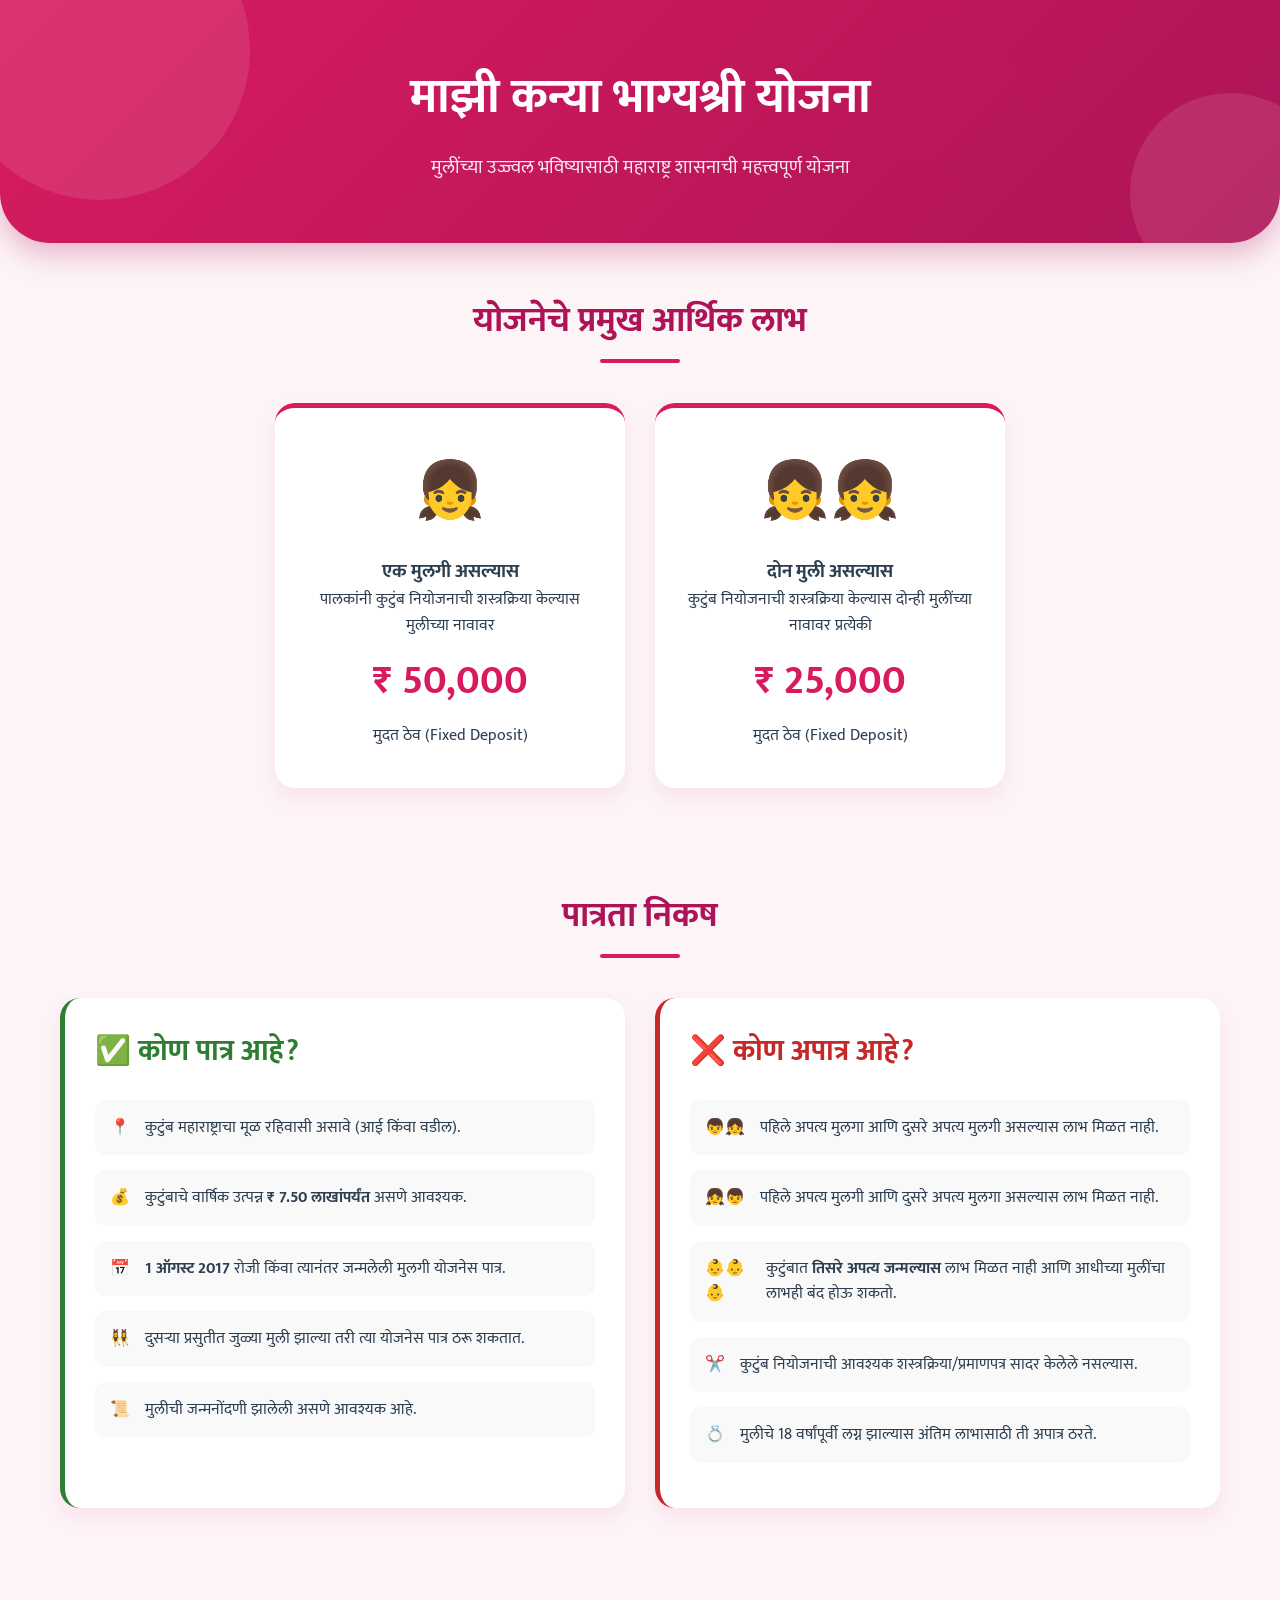
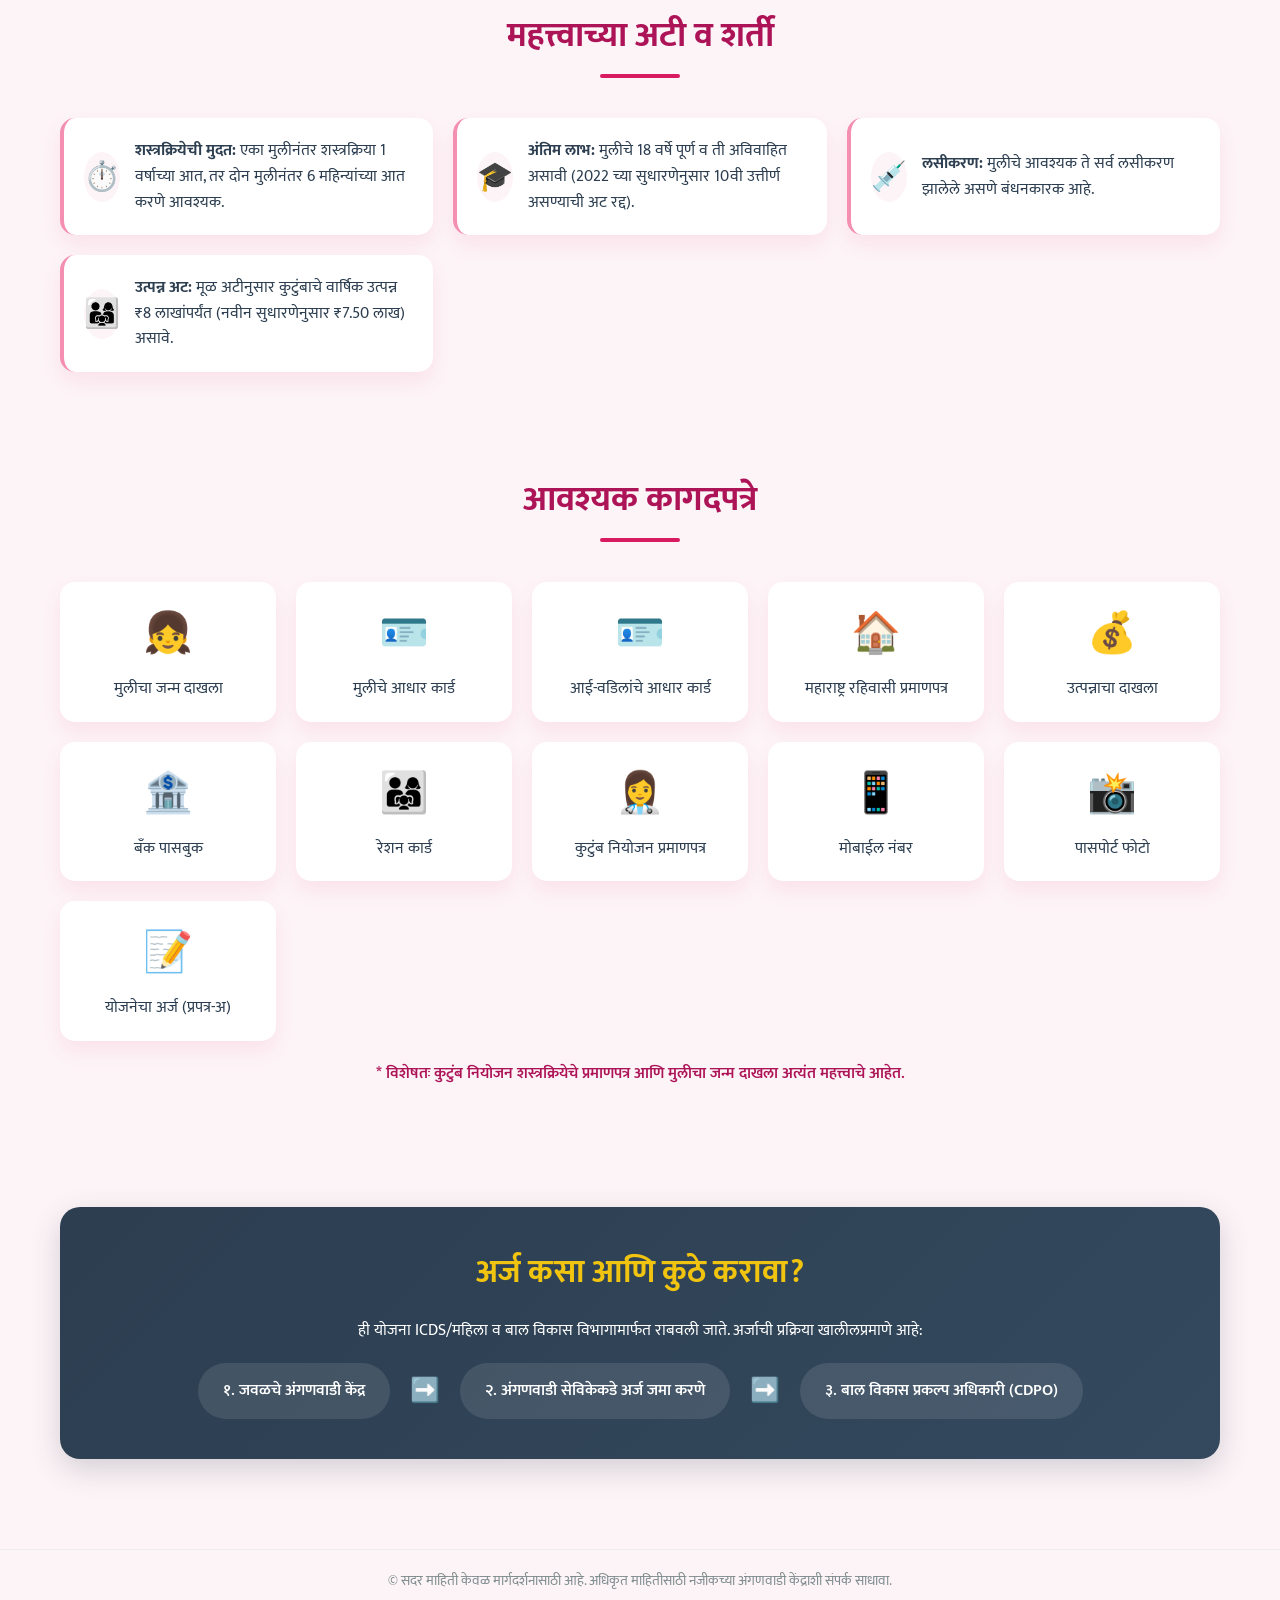
<file: majhi_kanya_bhagyashree.html>
<!DOCTYPE html>
<html lang="mr">
<head>
    <meta charset="UTF-8">
    <meta name="viewport" content="width=device-width, initial-scale=1.0">
    <title>माझी कन्या भाग्यश्री योजना - Infographic</title>
    <style>
        @import url('https://fonts.googleapis.com/css2?family=Mukta:wght@300;400;600;700&display=swap');

        :root {
            --primary: #d81b60;
            --primary-light: #f48fb1;
            --primary-dark: #ad1457;
            --bg-color: #fdf4f7;
            --text-color: #2c3e50;
            --white: #ffffff;
            --success: #2e7d32;
            --success-light: #e8f5e9;
            --danger: #c62828;
            --danger-light: #ffebee;
            --card-shadow: 0 10px 20px rgba(216, 27, 96, 0.08);
            --transition: all 0.3s ease;
        }

        * {
            margin: 0;
            padding: 0;
            box-sizing: border-box;
            font-family: 'Mukta', sans-serif;
        }

        body {
            background-color: var(--bg-color);
            color: var(--text-color);
            line-height: 1.6;
        }

        .container {
            max-width: 1200px;
            margin: 0 auto;
            padding: 0 20px;
        }

        /* Hero Section */
        header {
            background: linear-gradient(135deg, var(--primary), var(--primary-dark));
            color: var(--white);
            padding: 60px 0;
            text-align: center;
            border-bottom-left-radius: 50px;
            border-bottom-right-radius: 50px;
            position: relative;
            overflow: hidden;
            box-shadow: 0 10px 30px rgba(173, 20, 87, 0.3);
        }

        header h1 {
            font-size: 3rem;
            margin-bottom: 15px;
            position: relative;
            z-index: 2;
        }

        header p {
            font-size: 1.2rem;
            opacity: 0.9;
            position: relative;
            z-index: 2;
        }

        /* Abstract Vector Background Shapes */
        .shape {
            position: absolute;
            background: rgba(255, 255, 255, 0.1);
            border-radius: 50%;
        }
        .shape-1 { width: 300px; height: 300px; top: -100px; left: -50px; }
        .shape-2 { width: 200px; height: 200px; bottom: -50px; right: -50px; }
        .shape-3 { width: 150px; height: 150px; top: 20px; right: 20%; opacity: 0.05; }

        section {
            padding: 50px 0;
        }

        .section-title {
            text-align: center;
            font-size: 2.2rem;
            color: var(--primary-dark);
            margin-bottom: 40px;
            position: relative;
        }

        .section-title::after {
            content: '';
            display: block;
            width: 80px;
            height: 4px;
            background: var(--primary);
            margin: 10px auto 0;
            border-radius: 2px;
        }

        /* Benefits Cards */
        .benefits-grid {
            display: flex;
            gap: 30px;
            justify-content: center;
            flex-wrap: wrap;
        }

        .benefit-card {
            background: var(--white);
            border-radius: 20px;
            padding: 40px 30px;
            text-align: center;
            width: 350px;
            box-shadow: var(--card-shadow);
            transition: var(--transition);
            border-top: 5px solid var(--primary);
            position: relative;
            overflow: hidden;
        }

        .benefit-card:hover {
            transform: translateY(-10px);
            box-shadow: 0 15px 30px rgba(216, 27, 96, 0.15);
        }

        .benefit-icon {
            font-size: 3.5rem;
            margin-bottom: 20px;
        }

        .benefit-amount {
            font-size: 2.5rem;
            font-weight: 700;
            color: var(--primary);
            margin: 10px 0;
        }

        /* Eligibility Comparison */
        .eligibility-container {
            display: grid;
            grid-template-columns: 1fr 1fr;
            gap: 30px;
        }

        .eligibility-box {
            background: var(--white);
            border-radius: 20px;
            padding: 30px;
            box-shadow: var(--card-shadow);
        }

        .eligibility-box h3 {
            font-size: 1.8rem;
            margin-bottom: 25px;
            display: flex;
            align-items: center;
            gap: 10px;
        }

        .box-green { border-left: 5px solid var(--success); }
        .box-red { border-left: 5px solid var(--danger); }

        .box-green h3 { color: var(--success); }
        .box-red h3 { color: var(--danger); }

        .list-item {
            display: flex;
            align-items: flex-start;
            gap: 15px;
            margin-bottom: 15px;
            background: #f9f9f9;
            padding: 15px;
            border-radius: 10px;
            transition: var(--transition);
        }

        .box-green .list-item:hover { background: var(--success-light); }
        .box-red .list-item:hover { background: var(--danger-light); }

        /* Conditions Grid */
        .conditions-grid {
            display: grid;
            grid-template-columns: repeat(auto-fit, minmax(300px, 1fr));
            gap: 20px;
        }

        .condition-card {
            background: var(--white);
            padding: 20px;
            border-radius: 15px;
            box-shadow: var(--card-shadow);
            display: flex;
            align-items: center;
            gap: 15px;
            border-left: 4px solid var(--primary-light);
        }

        .condition-icon {
            font-size: 1.8rem;
            background: var(--bg-color);
            width: 50px;
            height: 50px;
            display: flex;
            align-items: center;
            justify-content: center;
            border-radius: 50%;
        }

        /* Documents Section */
        .docs-grid {
            display: grid;
            grid-template-columns: repeat(auto-fit, minmax(200px, 1fr));
            gap: 20px;
        }

        .doc-item {
            background: var(--white);
            padding: 20px;
            border-radius: 15px;
            text-align: center;
            box-shadow: var(--card-shadow);
            transition: var(--transition);
            cursor: pointer;
        }

        .doc-item:hover {
            background: var(--primary);
            color: var(--white);
            transform: scale(1.05);
        }

        .doc-icon {
            font-size: 2.5rem;
            margin-bottom: 10px;
        }

        /* Process Section */
        .process-box {
            background: linear-gradient(135deg, #2c3e50, #34495e);
            color: var(--white);
            padding: 40px;
            border-radius: 20px;
            text-align: center;
            box-shadow: 0 10px 30px rgba(44, 62, 80, 0.2);
            margin-top: 20px;
        }

        .process-box h3 {
            font-size: 2rem;
            margin-bottom: 20px;
            color: #f1c40f;
        }

        .process-steps {
            display: flex;
            justify-content: center;
            align-items: center;
            gap: 20px;
            flex-wrap: wrap;
            margin-top: 20px;
        }

        .step {
            background: rgba(255, 255, 255, 0.1);
            padding: 15px 25px;
            border-radius: 50px;
            font-weight: 600;
        }

        .arrow {
            font-size: 1.5rem;
            color: #f1c40f;
        }

        /* Footer */
        footer {
            text-align: center;
            padding: 20px;
            color: #7f8c8d;
            font-size: 0.9rem;
            border-top: 1px solid #eee;
            margin-top: 40px;
        }

        /* Responsive */
        @media (max-width: 768px) {
            .eligibility-container {
                grid-template-columns: 1fr;
            }
            header h1 { font-size: 2.2rem; }
            .section-title { font-size: 1.8rem; }
            .benefit-card { width: 100%; }
        }

        /* Floating Animation */
        @keyframes float {
            0% { transform: translateY(0px); }
            50% { transform: translateY(-10px); }
            100% { transform: translateY(0px); }
        }
        .benefit-icon { animation: float 3s ease-in-out infinite; }
        
        /* Fade In Animation classes for JS */
        .fade-in {
            opacity: 0;
            transform: translateY(30px);
            transition: opacity 0.6s ease-out, transform 0.6s ease-out;
        }
        .fade-in.visible {
            opacity: 1;
            transform: translateY(0);
        }
    </style>
</head>
<body>

    <!-- Header Section -->
    <header>
        <div class="shape shape-1"></div>
        <div class="shape shape-2"></div>
        <div class="shape shape-3"></div>
        <div class="container">
            <h1>माझी कन्या भाग्यश्री योजना</h1>
            <p>मुलींच्या उज्ज्वल भविष्यासाठी महाराष्ट्र शासनाची महत्त्वपूर्ण योजना</p>
        </div>
    </header>

    <div class="container">
        
        <!-- Benefits Section -->
        <section class="fade-in">
            <h2 class="section-title">योजनेचे प्रमुख आर्थिक लाभ</h2>
            <div class="benefits-grid">
                <div class="benefit-card">
                    <div class="benefit-icon">👧</div>
                    <h3>एक मुलगी असल्यास</h3>
                    <p>पालकांनी कुटुंब नियोजनाची शस्त्रक्रिया केल्यास मुलीच्या नावावर</p>
                    <div class="benefit-amount">₹ 50,000</div>
                    <p>मुदत ठेव (Fixed Deposit)</p>
                </div>
                <div class="benefit-card">
                    <div class="benefit-icon">👧👧</div>
                    <h3>दोन मुली असल्यास</h3>
                    <p>कुटुंब नियोजनाची शस्त्रक्रिया केल्यास दोन्ही मुलींच्या नावावर प्रत्येकी</p>
                    <div class="benefit-amount">₹ 25,000</div>
                    <p>मुदत ठेव (Fixed Deposit)</p>
                </div>
            </div>
        </section>

        <!-- Eligibility Section -->
        <section class="fade-in">
            <h2 class="section-title">पात्रता निकष</h2>
            <div class="eligibility-container">
                <!-- Who is eligible -->
                <div class="eligibility-box box-green">
                    <h3>✅ कोण पात्र आहे?</h3>
                    <div class="list-item">
                        <span>📍</span>
                        <p>कुटुंब महाराष्ट्राचा मूळ रहिवासी असावे (आई किंवा वडील).</p>
                    </div>
                    <div class="list-item">
                        <span>💰</span>
                        <p>कुटुंबाचे वार्षिक उत्पन्न <strong>₹ 7.50 लाखांपर्यंत</strong> असणे आवश्यक.</p>
                    </div>
                    <div class="list-item">
                        <span>📅</span>
                        <p><strong>1 ऑगस्ट 2017</strong> रोजी किंवा त्यानंतर जन्मलेली मुलगी योजनेस पात्र.</p>
                    </div>
                    <div class="list-item">
                        <span>👯‍♀️</span>
                        <p>दुसऱ्या प्रसुतीत जुळ्या मुली झाल्या तरी त्या योजनेस पात्र ठरू शकतात.</p>
                    </div>
                    <div class="list-item">
                        <span>📜</span>
                        <p>मुलीची जन्मनोंदणी झालेली असणे आवश्यक आहे.</p>
                    </div>
                </div>

                <!-- Who is not eligible -->
                <div class="eligibility-box box-red">
                    <h3>❌ कोण अपात्र आहे?</h3>
                    <div class="list-item">
                        <span>👦👧</span>
                        <p>पहिले अपत्य मुलगा आणि दुसरे अपत्य मुलगी असल्यास लाभ मिळत नाही.</p>
                    </div>
                    <div class="list-item">
                        <span>👧👦</span>
                        <p>पहिले अपत्य मुलगी आणि दुसरे अपत्य मुलगा असल्यास लाभ मिळत नाही.</p>
                    </div>
                    <div class="list-item">
                        <span>👶👶👶</span>
                        <p>कुटुंबात <strong>तिसरे अपत्य जन्मल्यास</strong> लाभ मिळत नाही आणि आधीच्या मुलींचा लाभही बंद होऊ शकतो.</p>
                    </div>
                    <div class="list-item">
                        <span>✂️</span>
                        <p>कुटुंब नियोजनाची आवश्यक शस्त्रक्रिया/प्रमाणपत्र सादर केलेले नसल्यास.</p>
                    </div>
                    <div class="list-item">
                        <span>💍</span>
                        <p>मुलीचे 18 वर्षांपूर्वी लग्न झाल्यास अंतिम लाभासाठी ती अपात्र ठरते.</p>
                    </div>
                </div>
            </div>
        </section>

        <!-- Key Conditions Section -->
        <section class="fade-in">
            <h2 class="section-title">महत्त्वाच्या अटी व शर्ती</h2>
            <div class="conditions-grid">
                <div class="condition-card">
                    <div class="condition-icon">⏱️</div>
                    <p><strong>शस्त्रक्रियेची मुदत:</strong> एका मुलीनंतर शस्त्रक्रिया 1 वर्षाच्या आत, तर दोन मुलीनंतर 6 महिन्यांच्या आत करणे आवश्यक.</p>
                </div>
                <div class="condition-card">
                    <div class="condition-icon">🎓</div>
                    <p><strong>अंतिम लाभ:</strong> मुलीचे 18 वर्षे पूर्ण व ती अविवाहित असावी (2022 च्या सुधारणेनुसार 10वी उत्तीर्ण असण्याची अट रद्द).</p>
                </div>
                <div class="condition-card">
                    <div class="condition-icon">💉</div>
                    <p><strong>लसीकरण:</strong> मुलीचे आवश्यक ते सर्व लसीकरण झालेले असणे बंधनकारक आहे.</p>
                </div>
                <div class="condition-card">
                    <div class="condition-icon">👨‍👩‍👧</div>
                    <p><strong>उत्पन्न अट:</strong> मूळ अटीनुसार कुटुंबाचे वार्षिक उत्पन्न ₹8 लाखांपर्यंत (नवीन सुधारणेनुसार ₹7.50 लाख) असावे.</p>
                </div>
            </div>
        </section>

        <!-- Documents Section -->
        <section class="fade-in">
            <h2 class="section-title">आवश्यक कागदपत्रे</h2>
            <div class="docs-grid">
                <div class="doc-item"><div class="doc-icon">👧</div><p>मुलीचा जन्म दाखला</p></div>
                <div class="doc-item"><div class="doc-icon">🪪</div><p>मुलीचे आधार कार्ड</p></div>
                <div class="doc-item"><div class="doc-icon">🪪</div><p>आई-वडिलांचे आधार कार्ड</p></div>
                <div class="doc-item"><div class="doc-icon">🏠</div><p>महाराष्ट्र रहिवासी प्रमाणपत्र</p></div>
                <div class="doc-item"><div class="doc-icon">💰</div><p>उत्पन्नाचा दाखला</p></div>
                <div class="doc-item"><div class="doc-icon">🏦</div><p>बँक पासबुक</p></div>
                <div class="doc-item"><div class="doc-icon">👨‍👩‍👧</div><p>रेशन कार्ड</p></div>
                <div class="doc-item"><div class="doc-icon">👩‍⚕️</div><p>कुटुंब नियोजन प्रमाणपत्र</p></div>
                <div class="doc-item"><div class="doc-icon">📱</div><p>मोबाईल नंबर</p></div>
                <div class="doc-item"><div class="doc-icon">📸</div><p>पासपोर्ट फोटो</p></div>
                <div class="doc-item"><div class="doc-icon">📝</div><p>योजनेचा अर्ज (प्रपत्र-अ)</p></div>
            </div>
            <p style="text-align: center; margin-top: 20px; color: var(--primary-dark); font-weight: 600;">
                * विशेषतः कुटुंब नियोजन शस्त्रक्रियेचे प्रमाणपत्र आणि मुलीचा जन्म दाखला अत्यंत महत्त्वाचे आहेत.
            </p>
        </section>

        <!-- Application Process -->
        <section class="fade-in">
            <div class="process-box">
                <h3>अर्ज कसा आणि कुठे करावा?</h3>
                <p>ही योजना ICDS/महिला व बाल विकास विभागामार्फत राबवली जाते. अर्जाची प्रक्रिया खालीलप्रमाणे आहे:</p>
                <div class="process-steps">
                    <div class="step">१. जवळचे अंगणवाडी केंद्र</div>
                    <div class="arrow">➡️</div>
                    <div class="step">२. अंगणवाडी सेविकेकडे अर्ज जमा करणे</div>
                    <div class="arrow">➡️</div>
                    <div class="step">३. बाल विकास प्रकल्प अधिकारी (CDPO)</div>
                </div>
            </div>
        </section>

    </div>

    <footer>
        <p>&copy; सदर माहिती केवळ मार्गदर्शनासाठी आहे. अधिकृत माहितीसाठी नजीकच्या अंगणवाडी केंद्राशी संपर्क साधावा.</p>
    </footer>

    <!-- JavaScript for scroll animations -->
    <script>
        document.addEventListener("DOMContentLoaded", function() {
            const observer = new IntersectionObserver((entries) => {
                entries.forEach(entry => {
                    if (entry.isIntersecting) {
                        entry.target.classList.add('visible');
                    }
                });
            }, {
                threshold: 0.1
            });

            const elements = document.querySelectorAll('.fade-in');
            elements.forEach((el) => observer.observe(el));
        });
    </script>
</body>
</html>
</file>
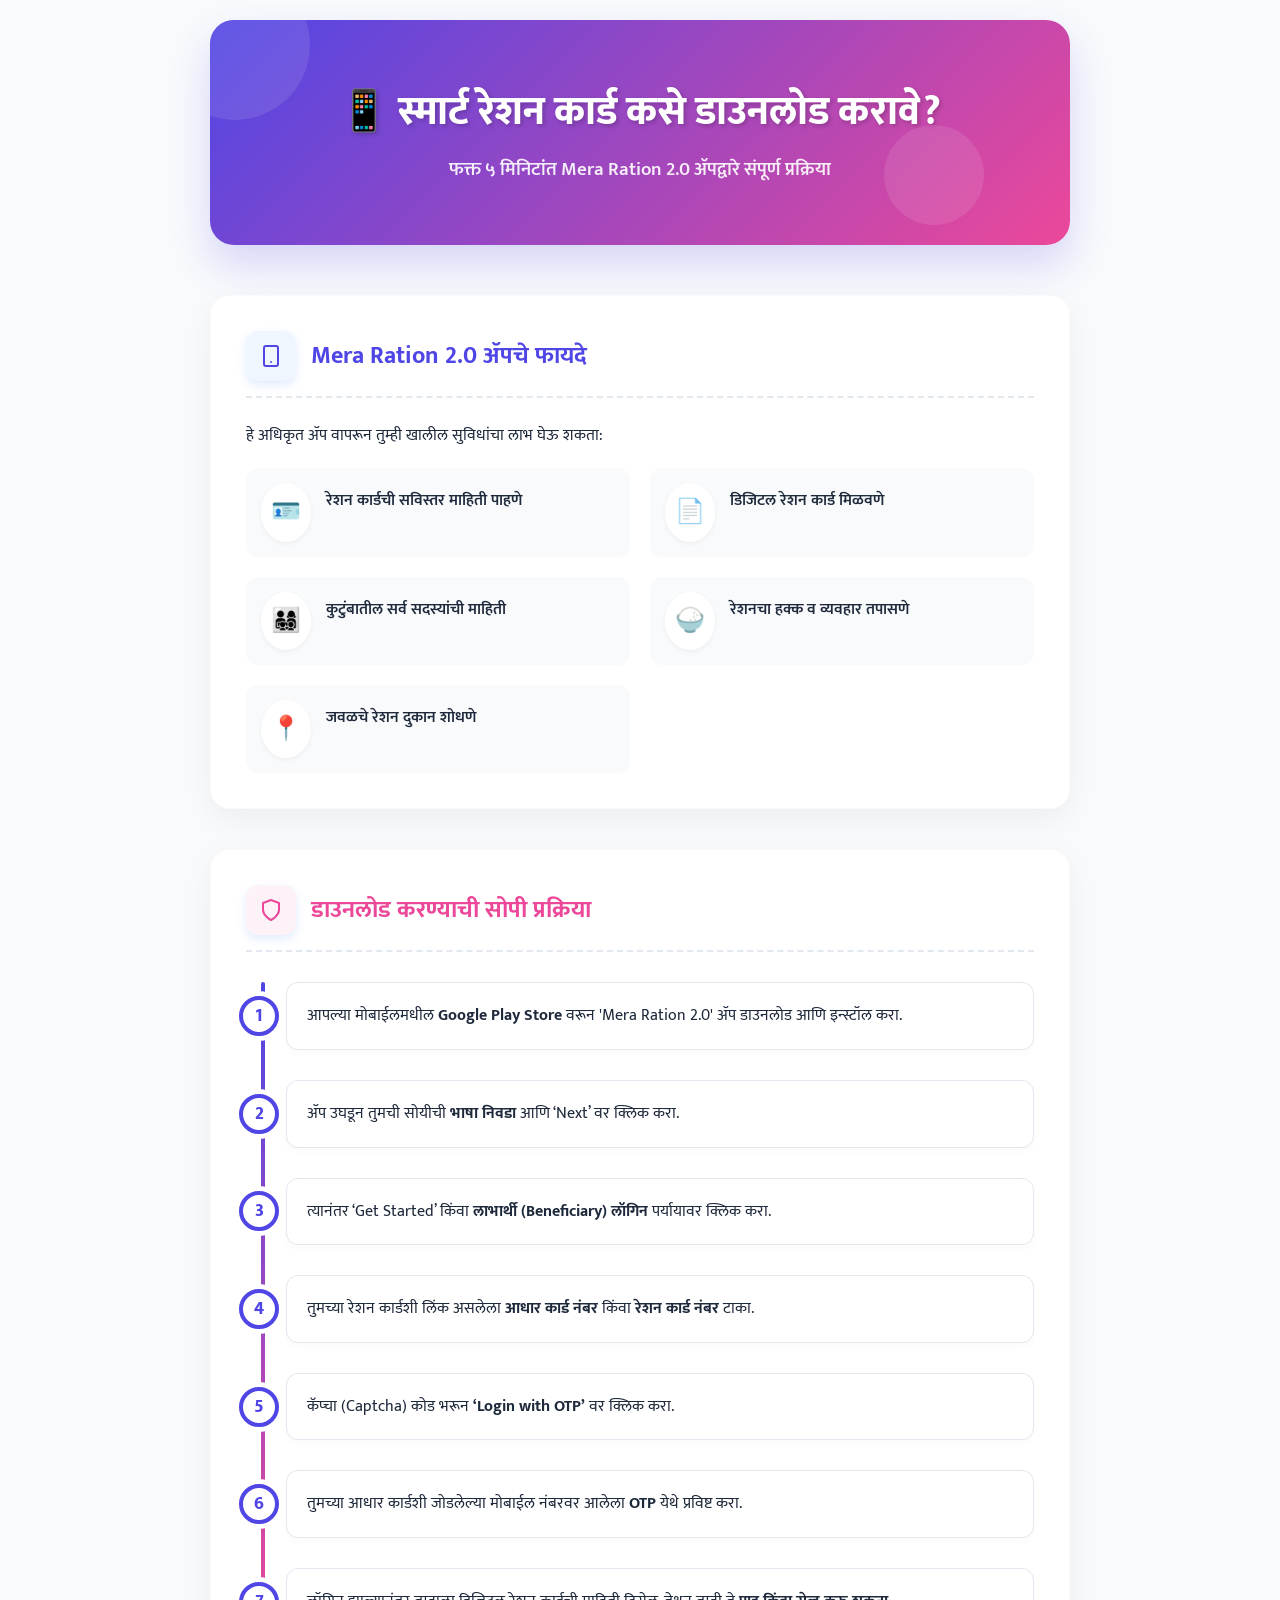
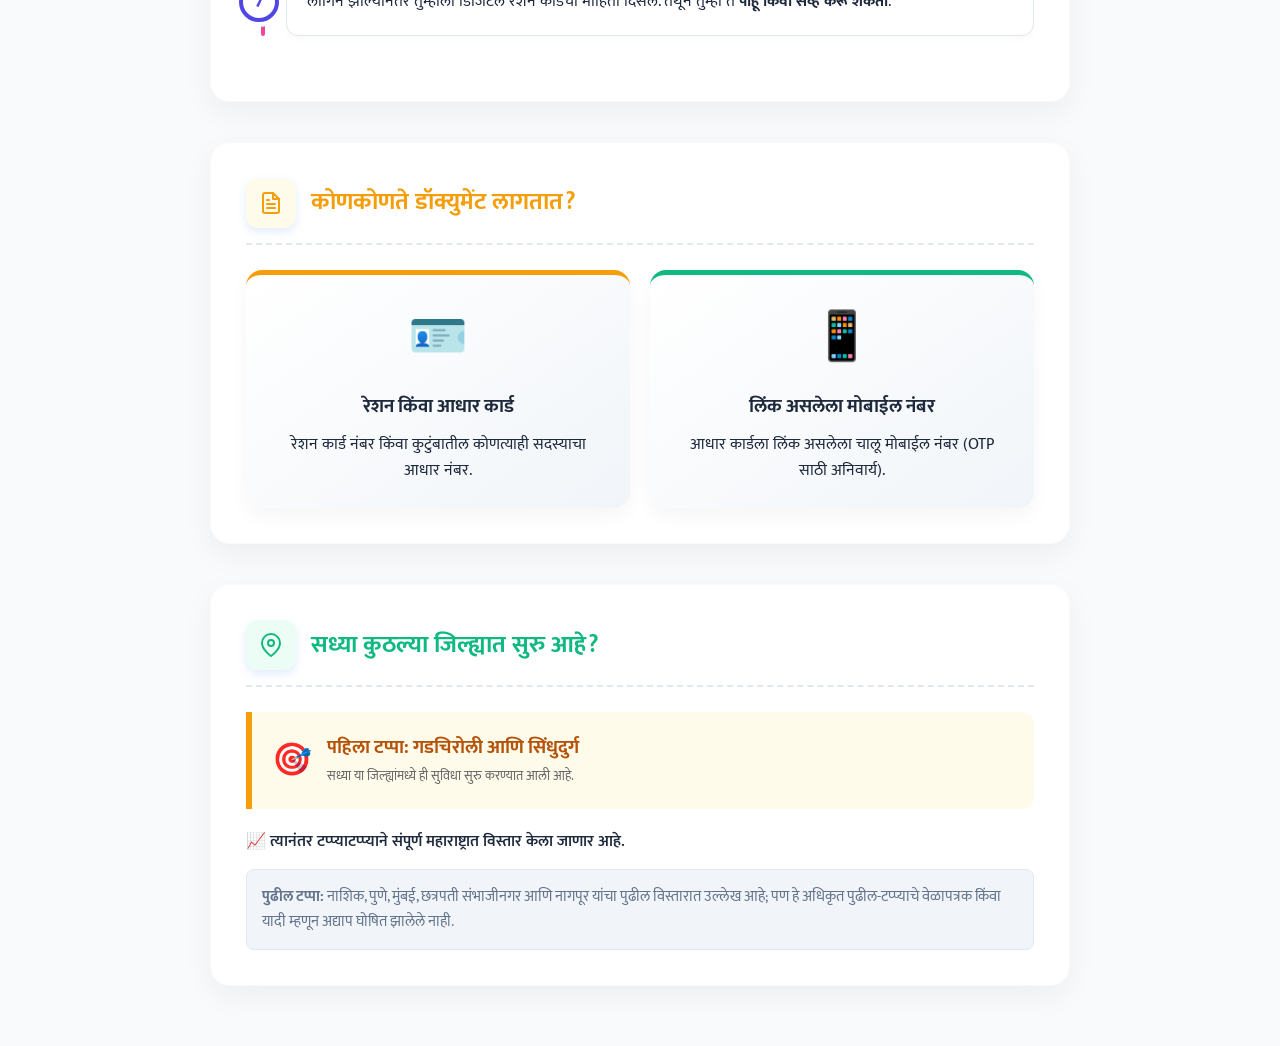
<file: smart-ration-card-download.html>
<!DOCTYPE html>
<html lang="mr">
<head>
    <meta charset="UTF-8">
    <meta name="viewport" content="width=device-width, initial-scale=1.0">
    <title>स्मार्ट रेशन कार्ड कसे डाउनलोड करावे? (संपूर्ण माहिती)</title>
    <link href="https://fonts.googleapis.com/css2?family=Mukta:wght@400;600;700;800&display=swap" rel="stylesheet">
    <style>
        :root {
            --primary: #4f46e5;
            --primary-light: #818cf8;
            --secondary: #ec4899;
            --bg-color: #f8fafc;
            --card-bg: #ffffff;
            --text-dark: #1e293b;
            --text-muted: #64748b;
            --success: #10b981;
            --warning: #f59e0b;
        }

        * {
            margin: 0;
            padding: 0;
            box-sizing: border-box;
            font-family: 'Mukta', sans-serif;
        }

        body {
            background-color: var(--bg-color);
            color: var(--text-dark);
            line-height: 1.6;
            overflow-x: hidden;
        }

        .container {
            max-width: 900px;
            margin: 0 auto;
            padding: 20px;
        }

        /* --- Header / Hero Section --- */
        .hero {
            position: relative;
            background: linear-gradient(135deg, var(--primary), var(--secondary));
            border-radius: 24px;
            padding: 60px 20px;
            text-align: center;
            color: white;
            box-shadow: 0 20px 40px rgba(79, 70, 229, 0.2);
            overflow: hidden;
            margin-bottom: 50px;
            animation: slideDown 1s cubic-bezier(0.25, 1, 0.5, 1) forwards;
        }

        .hero h1 {
            font-size: 2.5rem;
            font-weight: 800;
            margin-bottom: 10px;
            position: relative;
            z-index: 2;
            text-shadow: 2px 2px 4px rgba(0,0,0,0.2);
        }

        .hero p {
            font-size: 1.2rem;
            font-weight: 600;
            opacity: 0.9;
            position: relative;
            z-index: 2;
        }

        /* Animated background shapes */
        .shape {
            position: absolute;
            background: rgba(255, 255, 255, 0.1);
            border-radius: 50%;
            backdrop-filter: blur(5px);
            animation: float 6s infinite ease-in-out alternate;
        }
        .shape-1 { width: 150px; height: 150px; top: -50px; left: -50px; }
        .shape-2 { width: 100px; height: 100px; bottom: 20px; right: 10%; animation-duration: 4s; animation-direction: alternate-reverse; }

        /* --- Main Cards Container --- */
        .card {
            background: var(--card-bg);
            border-radius: 20px;
            padding: 35px;
            margin-bottom: 40px;
            box-shadow: 0 10px 30px rgba(0,0,0,0.05);
            border: 1px solid rgba(0,0,0,0.02);
            opacity: 0;
            transform: translateY(30px);
            transition: all 0.8s cubic-bezier(0.25, 1, 0.5, 1);
            position: relative;
        }

        .card.visible {
            opacity: 1;
            transform: translateY(0);
        }

        .card-header {
            display: flex;
            align-items: center;
            margin-bottom: 25px;
            padding-bottom: 15px;
            border-bottom: 2px dashed #e2e8f0;
        }

        .card-icon {
            width: 50px;
            height: 50px;
            background: #eff6ff;
            border-radius: 12px;
            display: flex;
            align-items: center;
            justify-content: center;
            margin-right: 15px;
            font-size: 1.8rem;
            color: var(--primary);
            box-shadow: 0 4px 10px rgba(59, 130, 246, 0.15);
        }

        .card h2 {
            font-size: 1.5rem;
            color: var(--primary);
            font-weight: 700;
        }

        /* --- Features Grid --- */
        .features-grid {
            display: grid;
            grid-template-columns: repeat(auto-fit, minmax(250px, 1fr));
            gap: 20px;
            margin-top: 20px;
        }

        .feature-item {
            display: flex;
            align-items: flex-start;
            background: #f8fafc;
            padding: 15px;
            border-radius: 12px;
            transition: transform 0.3s ease, background 0.3s ease;
        }

        .feature-item:hover {
            transform: translateY(-5px);
            background: #eff6ff;
        }

        .feature-item .emoji {
            font-size: 1.5rem;
            margin-right: 15px;
            background: white;
            padding: 10px;
            border-radius: 50%;
            box-shadow: 0 2px 5px rgba(0,0,0,0.05);
        }

        .feature-item p {
            font-weight: 600;
            color: var(--text-dark);
            margin-top: 5px;
        }

        /* --- Beautiful Timeline (Steps) --- */
        .timeline {
            position: relative;
            padding-left: 40px;
            margin-top: 30px;
        }

        .timeline::before {
            content: '';
            position: absolute;
            left: 15px;
            top: 0;
            bottom: 0;
            width: 4px;
            background: linear-gradient(to bottom, var(--primary), var(--secondary));
            border-radius: 4px;
        }

        .step {
            position: relative;
            margin-bottom: 30px;
            padding: 20px;
            background: #fff;
            border: 1px solid #e2e8f0;
            border-radius: 12px;
            box-shadow: 0 4px 6px rgba(0,0,0,0.02);
            transition: all 0.3s ease;
        }

        .step:hover {
            transform: translateX(10px);
            border-color: var(--primary-light);
            box-shadow: 0 10px 15px rgba(79, 70, 229, 0.1);
        }

        .step-number {
            position: absolute;
            left: -48px;
            top: 50%;
            transform: translateY(-50%);
            width: 40px;
            height: 40px;
            background: white;
            border: 4px solid var(--primary);
            border-radius: 50%;
            display: flex;
            align-items: center;
            justify-content: center;
            font-weight: 800;
            color: var(--primary);
            font-size: 1.1rem;
            box-shadow: 0 0 0 5px var(--card-bg);
            z-index: 2;
            transition: all 0.3s ease;
        }

        .step:hover .step-number {
            background: var(--primary);
            color: white;
            transform: translateY(-50%) scale(1.1);
        }

        /* --- Documents Section --- */
        .doc-container {
            display: flex;
            gap: 20px;
            flex-wrap: wrap;
        }

        .doc-box {
            flex: 1;
            min-width: 250px;
            background: linear-gradient(145deg, #ffffff, #f1f5f9);
            padding: 25px;
            border-radius: 16px;
            border-top: 5px solid var(--warning);
            box-shadow: 0 8px 20px rgba(0,0,0,0.04);
            text-align: center;
        }
        
        .doc-box:nth-child(2) {
            border-top-color: var(--success);
        }

        .doc-icon {
            font-size: 3rem;
            margin-bottom: 15px;
            display: inline-block;
            animation: pulse 2s infinite;
        }

        .doc-box h4 {
            font-size: 1.2rem;
            margin-bottom: 10px;
            color: var(--text-dark);
        }

        /* --- District Highlights --- */
        .district-box {
            background: #fffbeb;
            border-left: 6px solid var(--warning);
            padding: 20px;
            border-radius: 0 12px 12px 0;
            margin-bottom: 20px;
            display: flex;
            align-items: center;
        }
        
        .district-box span { font-size: 2rem; margin-right: 15px; }
        .district-box p { font-size: 1.2rem; font-weight: 700; color: #b45309; }

        .info-note {
            background: #f1f5f9;
            padding: 15px;
            border-radius: 8px;
            font-size: 0.95rem;
            color: var(--text-muted);
            border: 1px solid #e2e8f0;
        }

        /* --- Animations --- */
        @keyframes slideDown {
            from { opacity: 0; transform: translateY(-50px); }
            to { opacity: 1; transform: translateY(0); }
        }

        @keyframes float {
            0% { transform: translateY(0px) rotate(0deg); }
            100% { transform: translateY(20px) rotate(10deg); }
        }

        @keyframes pulse {
            0% { transform: scale(1); }
            50% { transform: scale(1.1); }
            100% { transform: scale(1); }
        }

        /* Responsive */
        @media (max-width: 768px) {
            .hero h1 { font-size: 2rem; }
            .card { padding: 20px; }
            .timeline { padding-left: 30px; }
            .timeline::before { left: 5px; }
            .step-number { left: -38px; width: 30px; height: 30px; font-size: 0.9rem; border-width: 3px; }
            .step { padding: 15px; margin-bottom: 20px; }
        }
    </style>
</head>
<body>

    <div class="container">
        
        <!-- Hero Section with animated vector shapes (CSS) -->
        <header class="hero">
            <div class="shape shape-1"></div>
            <div class="shape shape-2"></div>
            <h1>📱 स्मार्ट रेशन कार्ड कसे डाउनलोड करावे?</h1>
            <p>फक्त ५ मिनिटांत Mera Ration 2.0 ॲपद्वारे संपूर्ण प्रक्रिया</p>
        </header>

        <!-- Section 1: App Features -->
        <div class="card fade-element">
            <div class="card-header">
                <div class="card-icon">
                    <!-- SVG Icon for App -->
                    <svg width="24" height="24" fill="none" stroke="currentColor" stroke-width="2" stroke-linecap="round" stroke-linejoin="round">
                        <rect x="5" y="2" width="14" height="20" rx="2" ry="2"></rect>
                        <line x1="12" y1="18" x2="12.01" y2="18"></line>
                    </svg>
                </div>
                <h2>Mera Ration 2.0 ॲपचे फायदे</h2>
            </div>
            <p>हे अधिकृत ॲप वापरून तुम्ही खालील सुविधांचा लाभ घेऊ शकता:</p>
            <div class="features-grid">
                <div class="feature-item">
                    <span class="emoji">🪪</span>
                    <p>रेशन कार्डची सविस्तर माहिती पाहणे</p>
                </div>
                <div class="feature-item">
                    <span class="emoji">📄</span>
                    <p>डिजिटल रेशन कार्ड मिळवणे</p>
                </div>
                <div class="feature-item">
                    <span class="emoji">👨‍👩‍👧‍👦</span>
                    <p>कुटुंबातील सर्व सदस्यांची माहिती</p>
                </div>
                <div class="feature-item">
                    <span class="emoji">🍚</span>
                    <p>रेशनचा हक्क व व्यवहार तपासणे</p>
                </div>
                <div class="feature-item">
                    <span class="emoji">📍</span>
                    <p>जवळचे रेशन दुकान शोधणे</p>
                </div>
            </div>
        </div>

        <!-- Section 2: Steps Timeline -->
        <div class="card fade-element">
            <div class="card-header">
                <div class="card-icon" style="color: var(--secondary); background: #fdf2f8;">
                    <!-- SVG Icon for Steps -->
                    <svg width="24" height="24" fill="none" stroke="currentColor" stroke-width="2" stroke-linecap="round" stroke-linejoin="round">
                        <path d="M12 22s8-4 8-10V5l-8-3-8 3v7c0 6 8 10 8 10z"></path>
                    </svg>
                </div>
                <h2 style="color: var(--secondary);">डाउनलोड करण्याची सोपी प्रक्रिया</h2>
            </div>
            
            <div class="timeline">
                <div class="step">
                    <div class="step-number">1</div>
                    <p>आपल्या मोबाईलमधील <strong>Google Play Store</strong> वरून 'Mera Ration 2.0' ॲप डाउनलोड आणि इन्स्टॉल करा.</p>
                </div>
                <div class="step">
                    <div class="step-number">2</div>
                    <p>ॲप उघडून तुमची सोयीची <strong>भाषा निवडा</strong> आणि ‘Next’ वर क्लिक करा.</p>
                </div>
                <div class="step">
                    <div class="step-number">3</div>
                    <p>त्यानंतर ‘Get Started’ किंवा <strong>लाभार्थी (Beneficiary) लॉगिन</strong> पर्यायावर क्लिक करा.</p>
                </div>
                <div class="step">
                    <div class="step-number">4</div>
                    <p>तुमच्या रेशन कार्डशी लिंक असलेला <strong>आधार कार्ड नंबर</strong> किंवा <strong>रेशन कार्ड नंबर</strong> टाका.</p>
                </div>
                <div class="step">
                    <div class="step-number">5</div>
                    <p>कॅप्चा (Captcha) कोड भरून <strong>‘Login with OTP’</strong> वर क्लिक करा.</p>
                </div>
                <div class="step">
                    <div class="step-number">6</div>
                    <p>तुमच्या आधार कार्डशी जोडलेल्या मोबाईल नंबरवर आलेला <strong>OTP</strong> येथे प्रविष्ट करा.</p>
                </div>
                <div class="step">
                    <div class="step-number">7</div>
                    <p>लॉगिन झाल्यानंतर तुम्हाला डिजिटल रेशन कार्डची माहिती दिसेल. तेथून तुम्ही ते <strong>पाहू किंवा सेव्ह करू शकता</strong>.</p>
                </div>
            </div>
        </div>

        <!-- Section 3: Required Documents -->
        <div class="card fade-element">
            <div class="card-header">
                <div class="card-icon" style="color: var(--warning); background: #fffbeb;">
                    <svg width="24" height="24" fill="none" stroke="currentColor" stroke-width="2" stroke-linecap="round" stroke-linejoin="round">
                        <path d="M14 2H6a2 2 0 0 0-2 2v16a2 2 0 0 0 2 2h12a2 2 0 0 0 2-2V8z"></path>
                        <polyline points="14 2 14 8 20 8"></polyline>
                        <line x1="16" y1="13" x2="8" y2="13"></line>
                        <line x1="16" y1="17" x2="8" y2="17"></line>
                        <polyline points="10 9 9 9 8 9"></polyline>
                    </svg>
                </div>
                <h2 style="color: var(--warning);">कोणकोणते डॉक्युमेंट लागतात?</h2>
            </div>
            
            <div class="doc-container">
                <div class="doc-box">
                    <div class="doc-icon">🪪</div>
                    <h4>रेशन किंवा आधार कार्ड</h4>
                    <p>रेशन कार्ड नंबर किंवा कुटुंबातील कोणत्याही सदस्याचा आधार नंबर.</p>
                </div>
                <div class="doc-box">
                    <div class="doc-icon">📱</div>
                    <h4>लिंक असलेला मोबाईल नंबर</h4>
                    <p>आधार कार्डला लिंक असलेला चालू मोबाईल नंबर (OTP साठी अनिवार्य).</p>
                </div>
            </div>
        </div>

        <!-- Section 4: District Information -->
        <div class="card fade-element">
            <div class="card-header">
                <div class="card-icon" style="color: var(--success); background: #ecfdf5;">
                    <svg width="24" height="24" fill="none" stroke="currentColor" stroke-width="2" stroke-linecap="round" stroke-linejoin="round">
                        <path d="M21 10c0 7-9 13-9 13s-9-6-9-13a9 9 0 0 1 18 0z"></path>
                        <circle cx="12" cy="10" r="3"></circle>
                    </svg>
                </div>
                <h2 style="color: var(--success);">सध्या कुठल्या जिल्ह्यात सुरु आहे?</h2>
            </div>

            <div class="district-box">
                <span>🎯</span>
                <div>
                    <p>पहिला टप्पा: गडचिरोली आणि सिंधुदुर्ग</p>
                    <small style="color: #666;">सध्या या जिल्ह्यांमध्ये ही सुविधा सुरु करण्यात आली आहे.</small>
                </div>
            </div>
            
            <p style="margin-bottom: 15px; font-weight: 600;">📈 त्यानंतर टप्प्याटप्प्याने संपूर्ण महाराष्ट्रात विस्तार केला जाणार आहे.</p>
            
            <div class="info-note">
                <strong>पुढील टप्पा:</strong> नाशिक, पुणे, मुंबई, छत्रपती संभाजीनगर आणि नागपूर यांचा पुढील विस्तारात उल्लेख आहे; पण हे अधिकृत पुढील-टप्प्याचे वेळापत्रक किंवा यादी म्हणून अद्याप घोषित झालेले नाही.
            </div>
        </div>

    </div>

    <!-- Intersection Observer JS for Scroll Animations -->
    <script>
        document.addEventListener("DOMContentLoaded", function() {
            const observerOptions = {
                root: null,
                rootMargin: '0px',
                threshold: 0.15
            };

            const observer = new IntersectionObserver((entries, observer) => {
                entries.forEach(entry => {
                    if (entry.isIntersecting) {
                        entry.target.classList.add('visible');
                        observer.unobserve(entry.target); // Animate only once
                    }
                });
            }, observerOptions);

            const fadeElements = document.querySelectorAll('.fade-element');
            fadeElements.forEach((el) => {
                observer.observe(el);
            });
        });
    </script>
</body>
</html>
</file>
